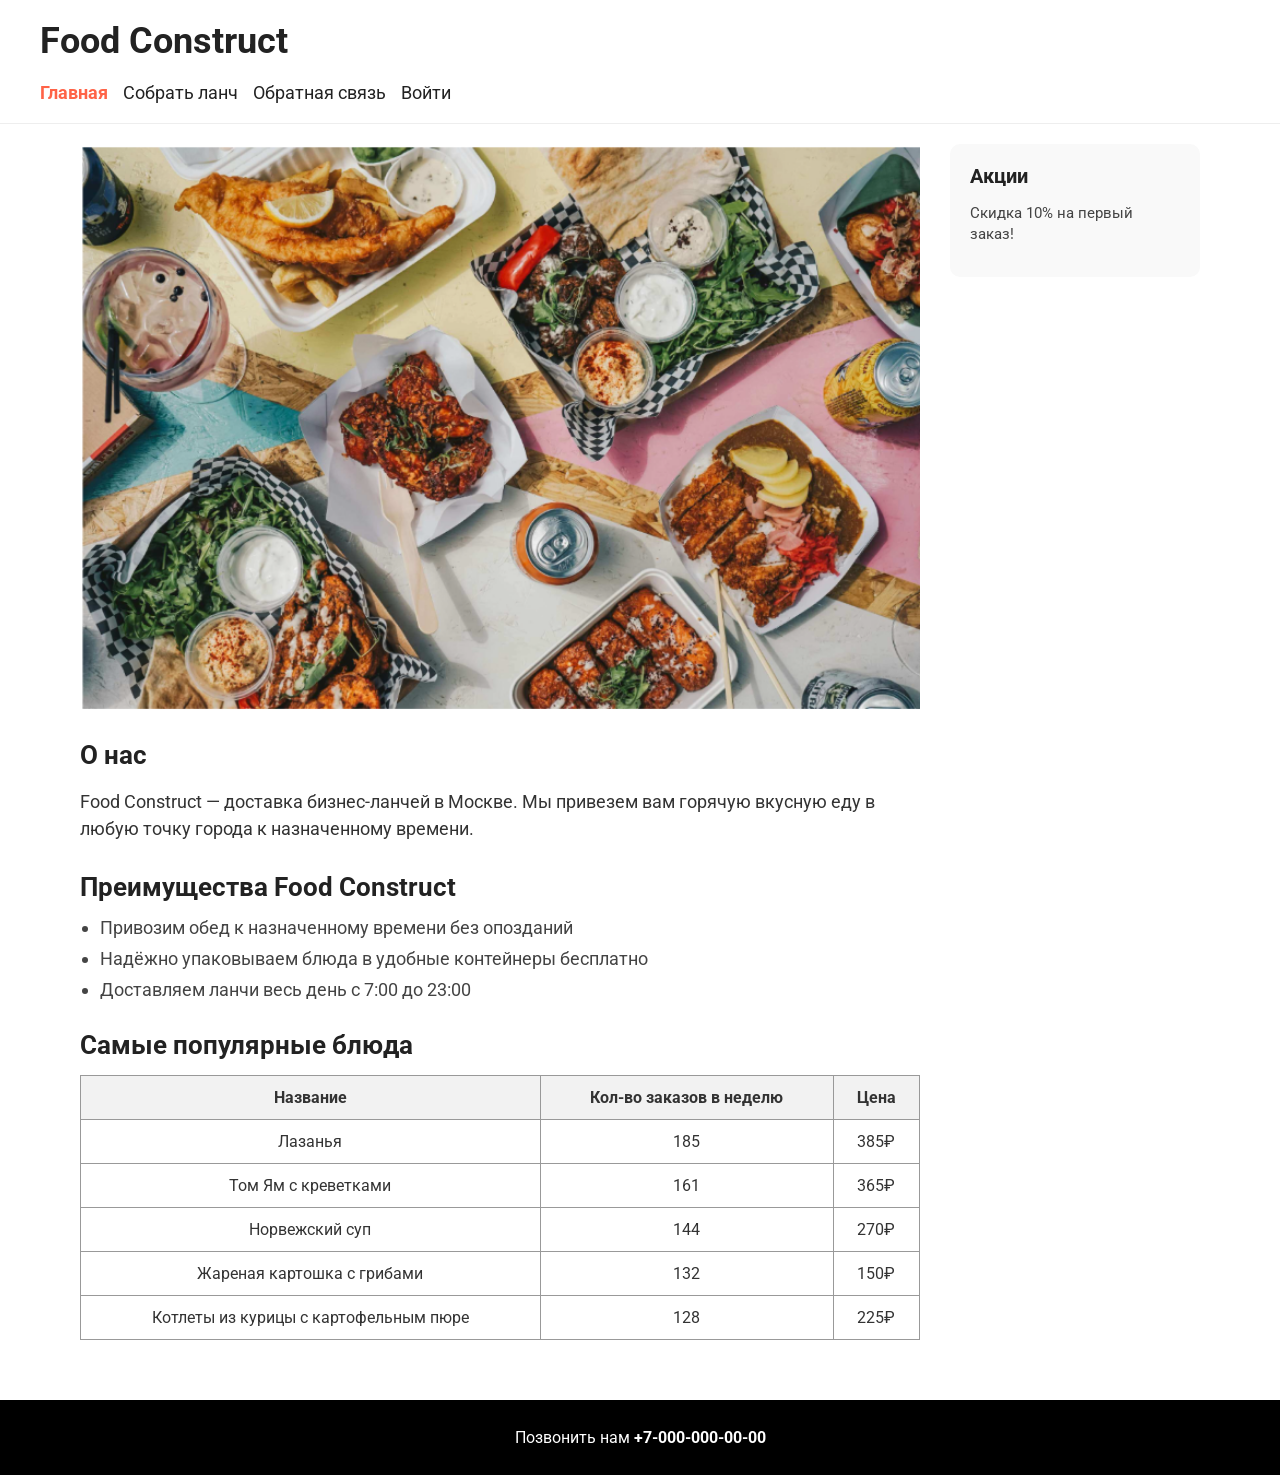
<file: index.html>
<!DOCTYPE html>
<html lang="ru">
<head>
    <meta charset="UTF-8">
    <meta name="viewport" content="width=device-width, initial-scale=1.0">
    <title>Food Construct — доставка бизнес-ланчей</title>
    <link href="https://fonts.googleapis.com/css2?family=Roboto:wght@400;500;700&display=swap" rel="stylesheet">
    <link rel="stylesheet" href="style.css">
    <link rel="stylesheet" href="print.css" media="print">
</head>
<body>

    <header>
        <h1>Food Construct</h1>
        <nav>
            <a href="index.html" class="active">Главная</a>
            <a href="lunch.html">Собрать ланч</a>
            <a href="feedback.html">Обратная связь</a>
            <a href="login.html">Войти</a>
        </nav>
    </header>

    <main>
        <div class="content-wrapper">
            <div class="main-content">
                <section class="about" id="about">
                    <img src="lunch.png" alt="Вкусный бизнес-ланч">
                    <h2>О нас</h2>
                    <p>Food Construct — доставка бизнес-ланчей в Москве. Мы привезем вам горячую вкусную еду в любую точку города к назначенному времени.</p>
                </section>

                <section class="advantages">
                    <h2>Преимущества Food Construct</h2>
                    <ul>
                        <li>Привозим обед к назначенному времени без опозданий</li>
                        <li>Надёжно упаковываем блюда в удобные контейнеры бесплатно</li>
                        <li>Доставляем ланчи весь день с 7:00 до 23:00</li>
                    </ul>
                </section>

                <section class="popular">
                    <h2>Самые популярные блюда</h2>
                    <table>
                        <tr>
                            <th>Название</th>
                            <th>Кол-во заказов в неделю</th>
                            <th>Цена</th>
                        </tr>
                        <tr>
                            <td>Лазанья</td>
                            <td>185</td>
                            <td>385₽</td>
                        </tr>
                        <tr>
                            <td>Том Ям с креветками</td>
                            <td>161</td>
                            <td>365₽</td>
                        </tr>
                        <tr>
                            <td>Норвежский суп</td>
                            <td>144</td>
                            <td>270₽</td>
                        </tr>
                        <tr>
                            <td>Жареная картошка с грибами</td>
                            <td>132</td>
                            <td>150₽</td>
                        </tr>
                        <tr>
                            <td>Котлеты из курицы с картофельным пюре</td>
                            <td>128</td>
                            <td>225₽</td>
                        </tr>
                    </table>
                </section>
            </div>
            
            <aside class="sidebar">
                <h3>Акции</h3>
                <p>Скидка 10% на первый заказ!</p>
            </aside>
        </div>
    </main>

    <footer id="contacts">
        <p>Позвонить нам <a href="tel:+70000000000">+7-000-000-00-00</a></p>
    </footer>

</body>
</html>
</file>
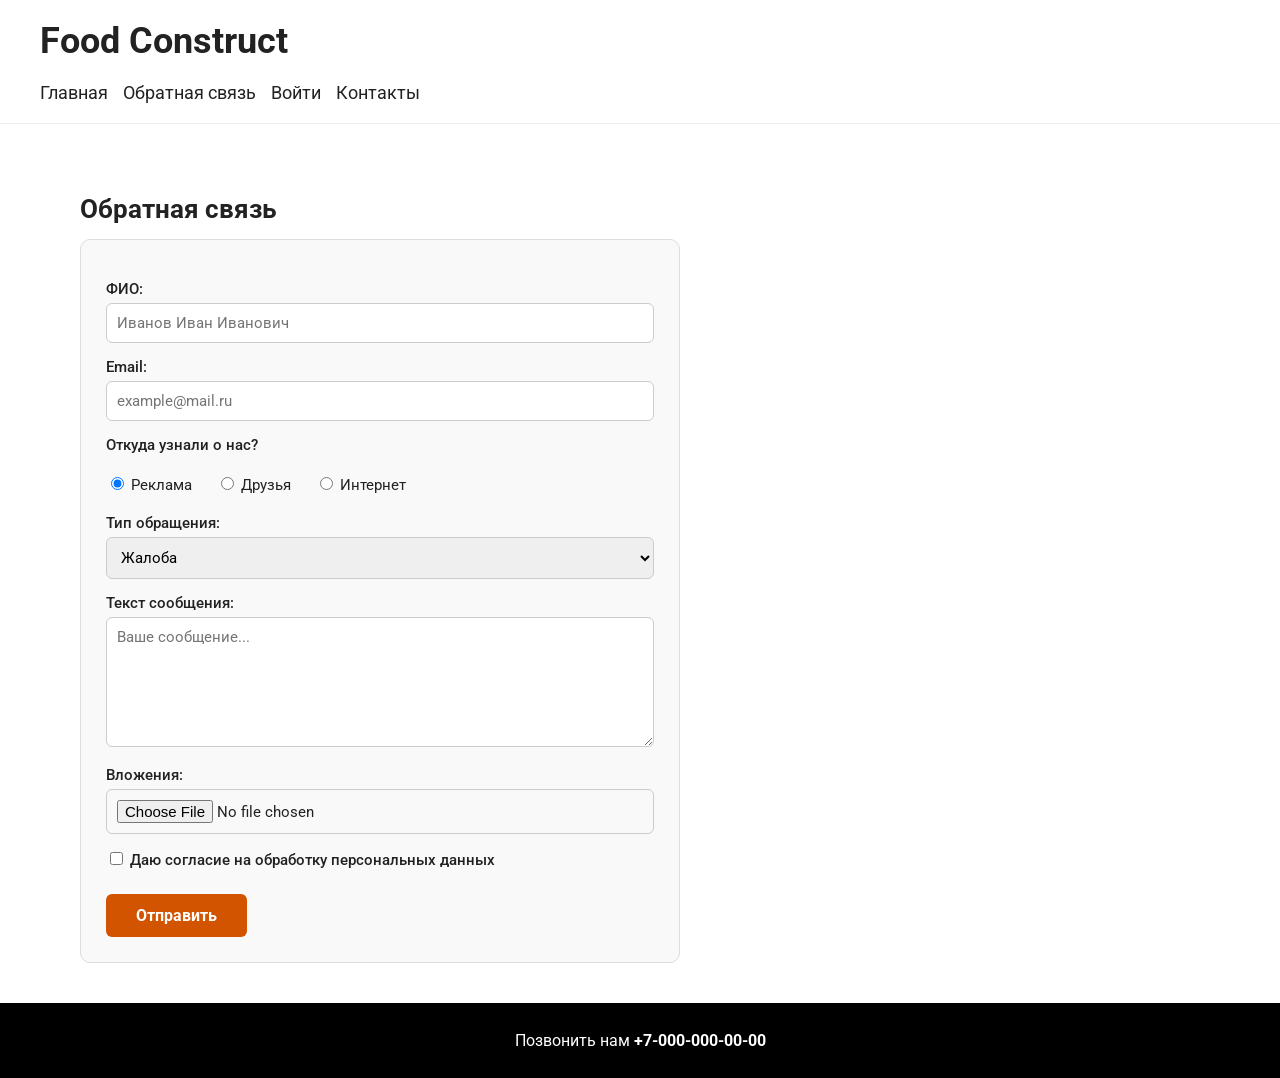
<file: feedback.html>
<!DOCTYPE html>
<html lang="ru">
<head>
    <meta charset="UTF-8">
    <title>Обратная связь — Food Construct</title>
    <link href="https://fonts.googleapis.com/css2?family=Roboto:wght@400;500;700&display=swap" rel="stylesheet">
    <link rel="stylesheet" href="style.css">
</head>
<body>

    <header>
        <h1>Food Construct</h1>
        <nav>
            <a href="index.html">Главная</a>
            <a href="feedback.html">Обратная связь</a>
            <a href="login.html">Войти</a>
            <a href="#contacts">Контакты</a>
        </nav>
    </header>

    <main>
        <section class="form-section">
            <h2>Обратная связь</h2>
            
            <form action="https://httpbin.org/post" method="POST" enctype="multipart/form-data">

                <label for="fio">ФИО:</label>
                <input type="text" id="fio" name="fio" placeholder="Иванов Иван Иванович" required>

                <label for="email">Email:</label>
                <input type="email" id="email" name="email" placeholder="example@mail.ru" required>

                <p class="form-label">Откуда узнали о нас?</p>
                <div class="radio-group">
                    <label><input type="radio" name="source" value="Реклама" checked> Реклама</label>
                    <label><input type="radio" name="source" value="Друзья"> Друзья</label>
                    <label><input type="radio" name="source" value="Интернет"> Интернет</label>
                </div>

                <label for="type">Тип обращения:</label>
                <select id="type" name="type">
                    <option value="Жалоба">Жалоба</option>
                    <option value="Предложение">Предложение</option>
                </select>

                <label for="message">Текст сообщения:</label>
                <textarea id="message" name="message" rows="6" placeholder="Ваше сообщение..."></textarea>

                <label for="file">Вложения:</label>
                <input type="file" id="file" name="file">

                <label class="checkbox-label">
                    <input type="checkbox" name="agree" required>
                    Даю согласие на обработку персональных данных
                </label>

                <button type="submit">Отправить</button>

            </form>
        </section>
    </main>

    <footer id="contacts">
        <p>Позвонить нам <a href="tel:+70000000000">+7-000-000-00-00</a></p>
    </footer>

</body>
</html>
</file>
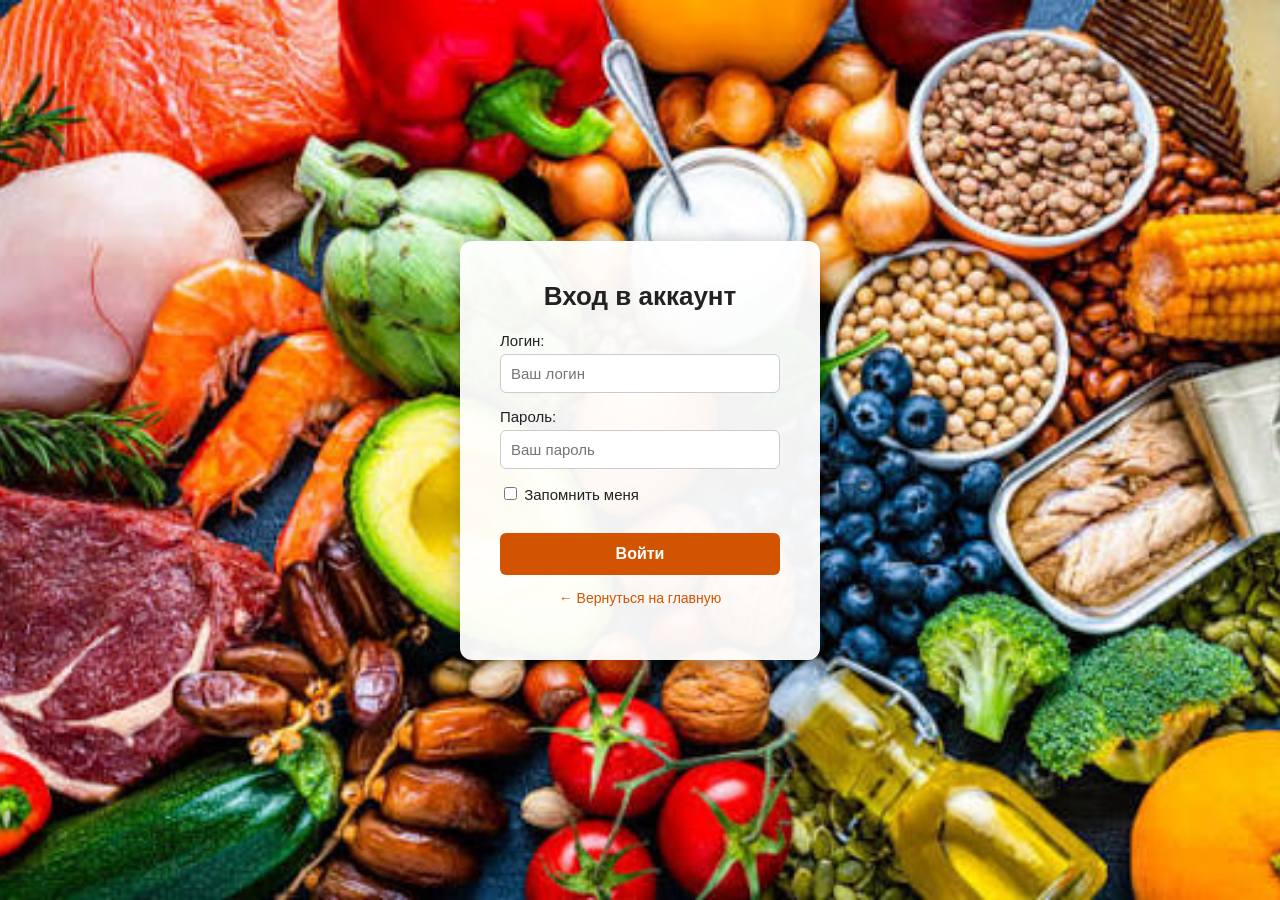
<file: login.html>
<!DOCTYPE html>
<html lang="ru">
<head>
    <meta charset="UTF-8">
    <title>Вход — Food Construct</title>
    <link rel="stylesheet" href="style.css">
</head>
<body class="login-page">

    <div class="login-wrapper">
        <form class="login-form" action="https://httpbin.org/post" method="POST">

            <h2>Вход в аккаунт</h2>

            <label for="login">Логин:</label>
            <input type="text" id="login" name="login" placeholder="Ваш логин" required>

            <label for="password">Пароль:</label>
            <input type="password" id="password" name="password" placeholder="Ваш пароль" required>

            <label class="checkbox-label">
                <input type="checkbox" name="remember">
                Запомнить меня
            </label>

            <button type="submit">Войти</button>

            <p class="back-link"><a href="index.html">← Вернуться на главную</a></p>

        </form>
    </div>

</body>
</html>
</file>
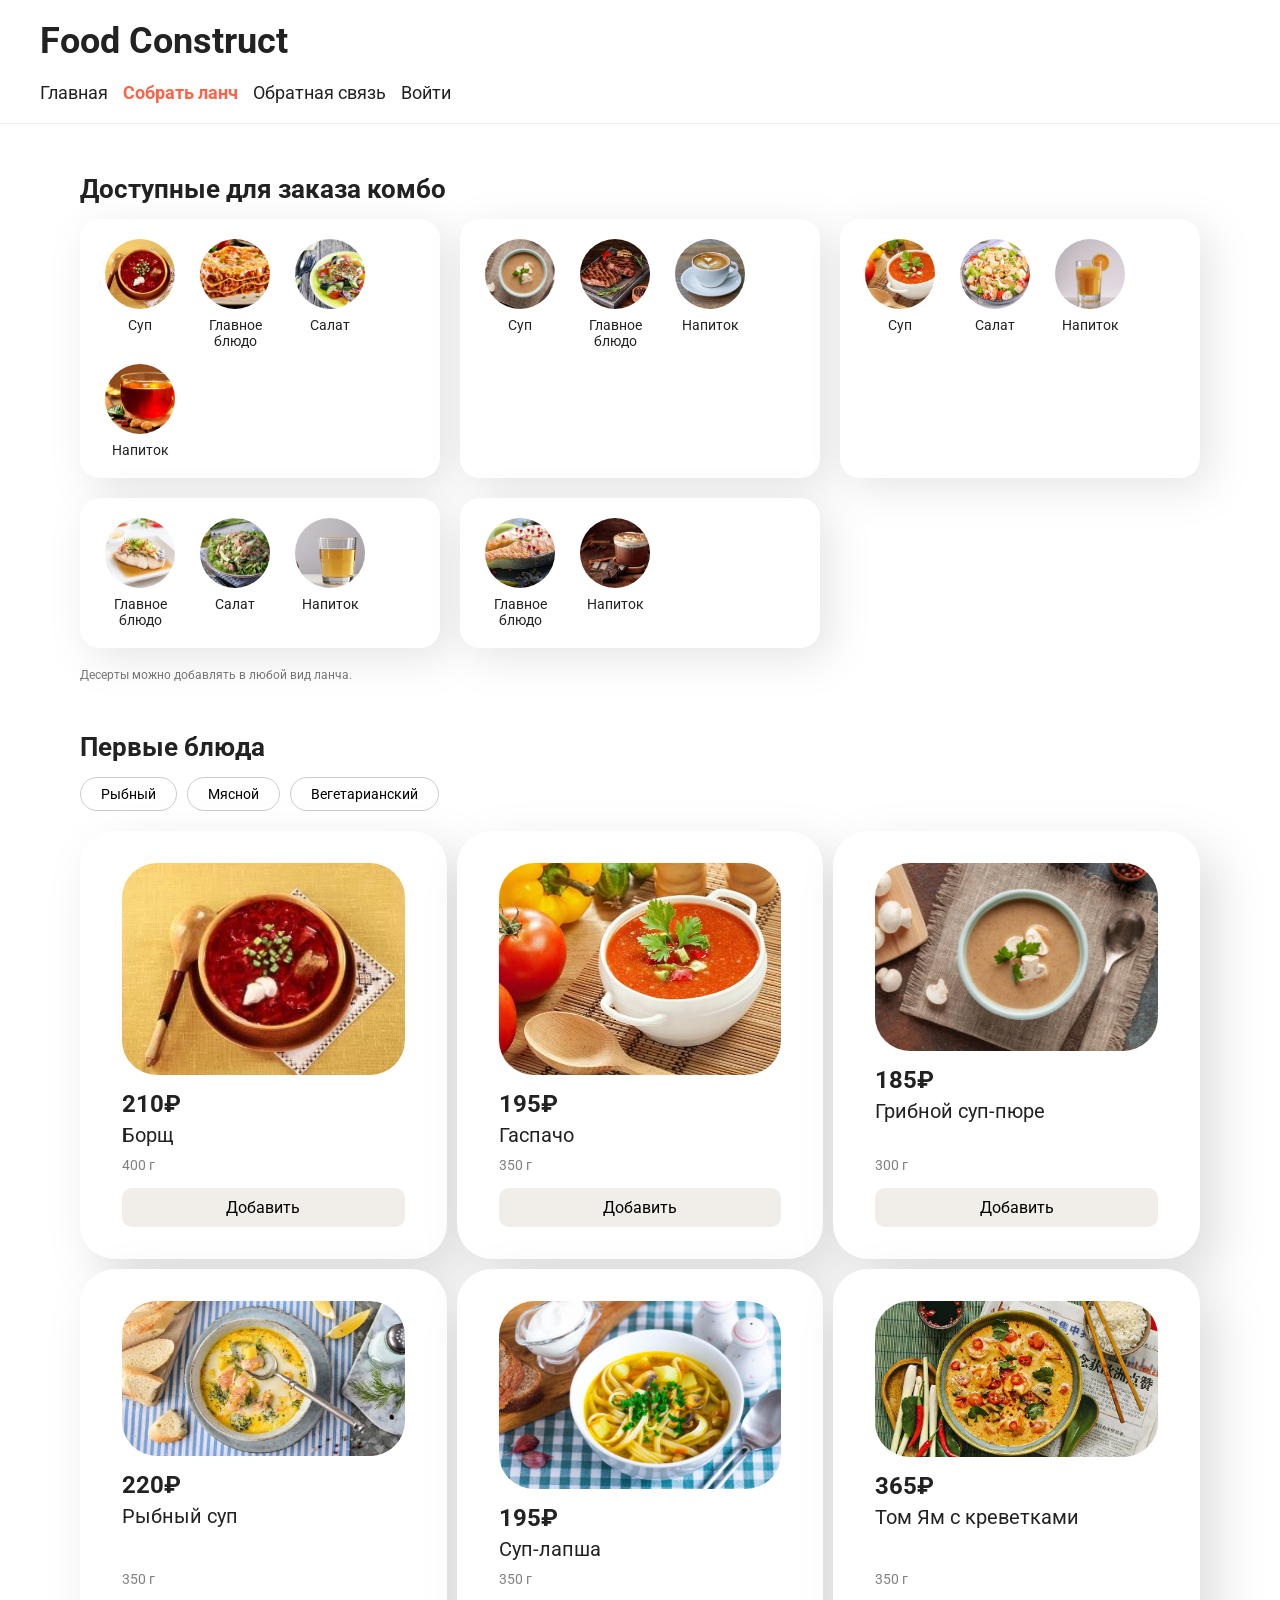
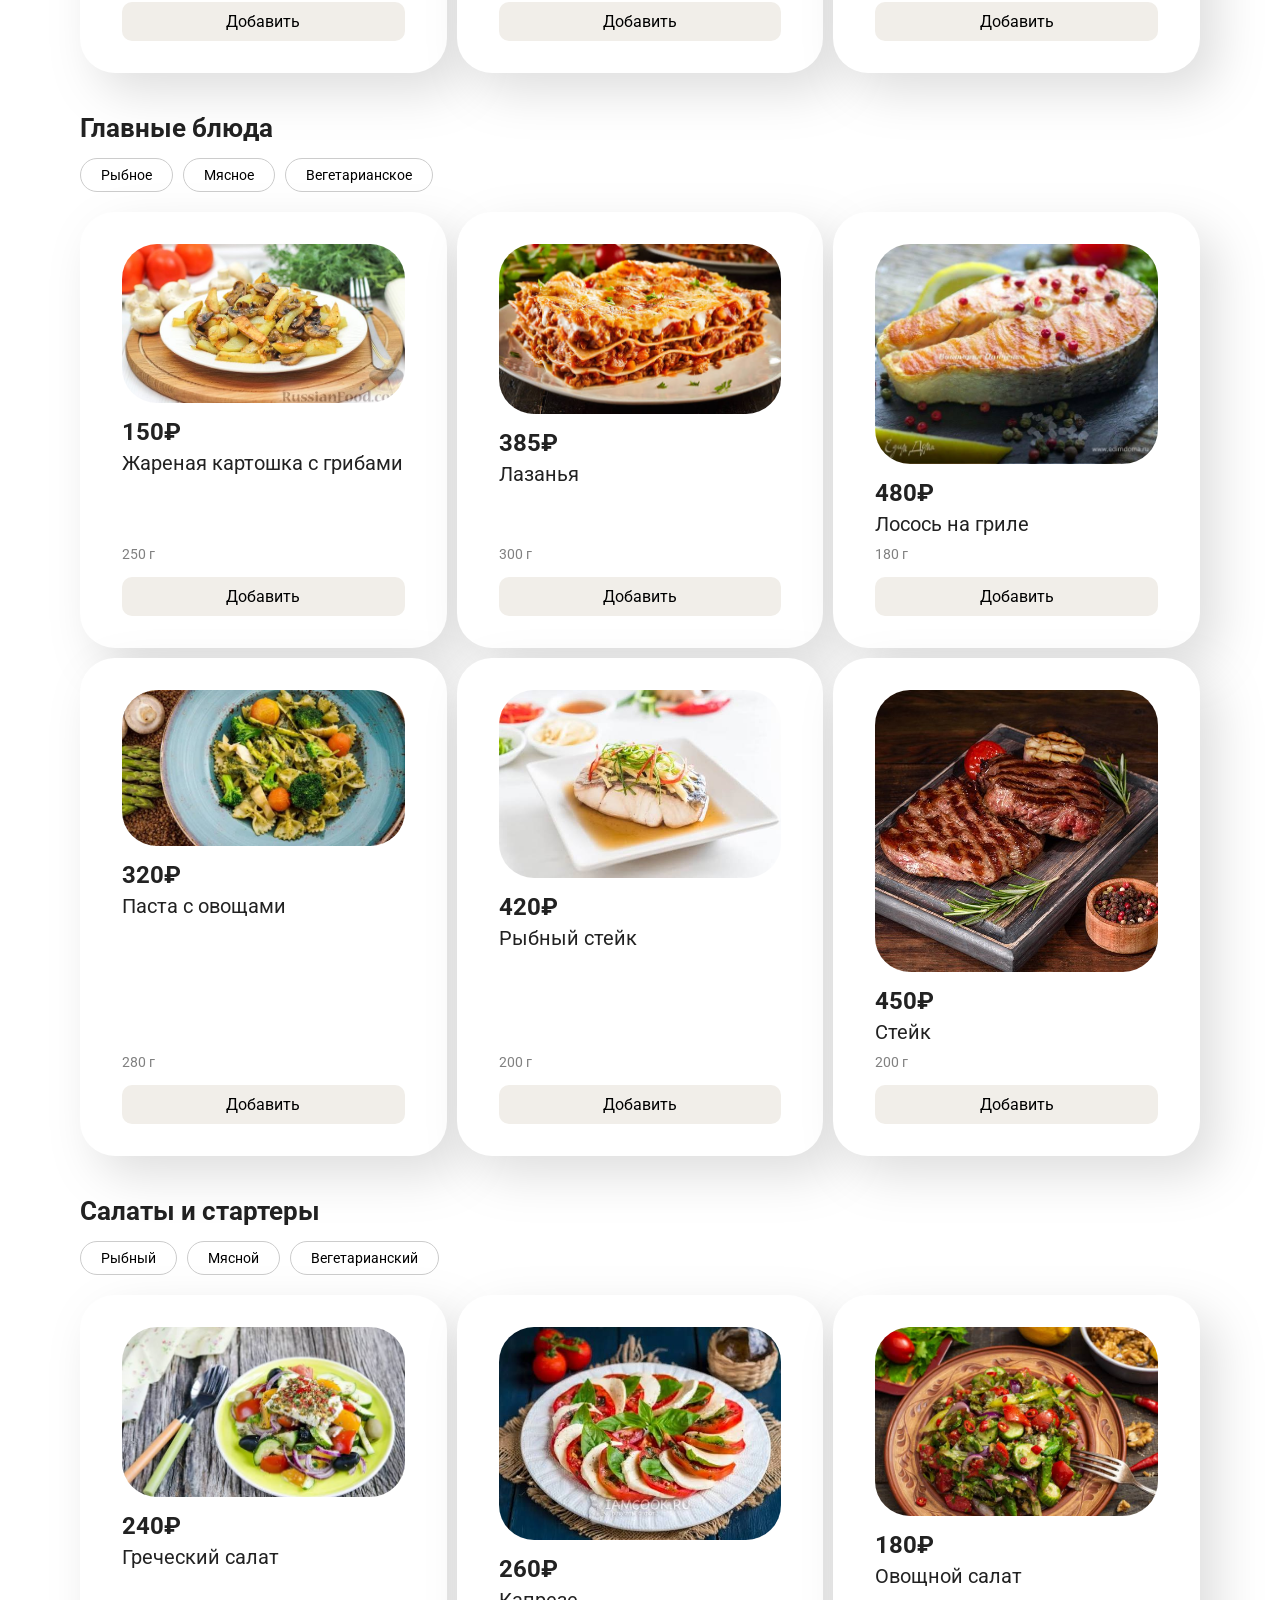
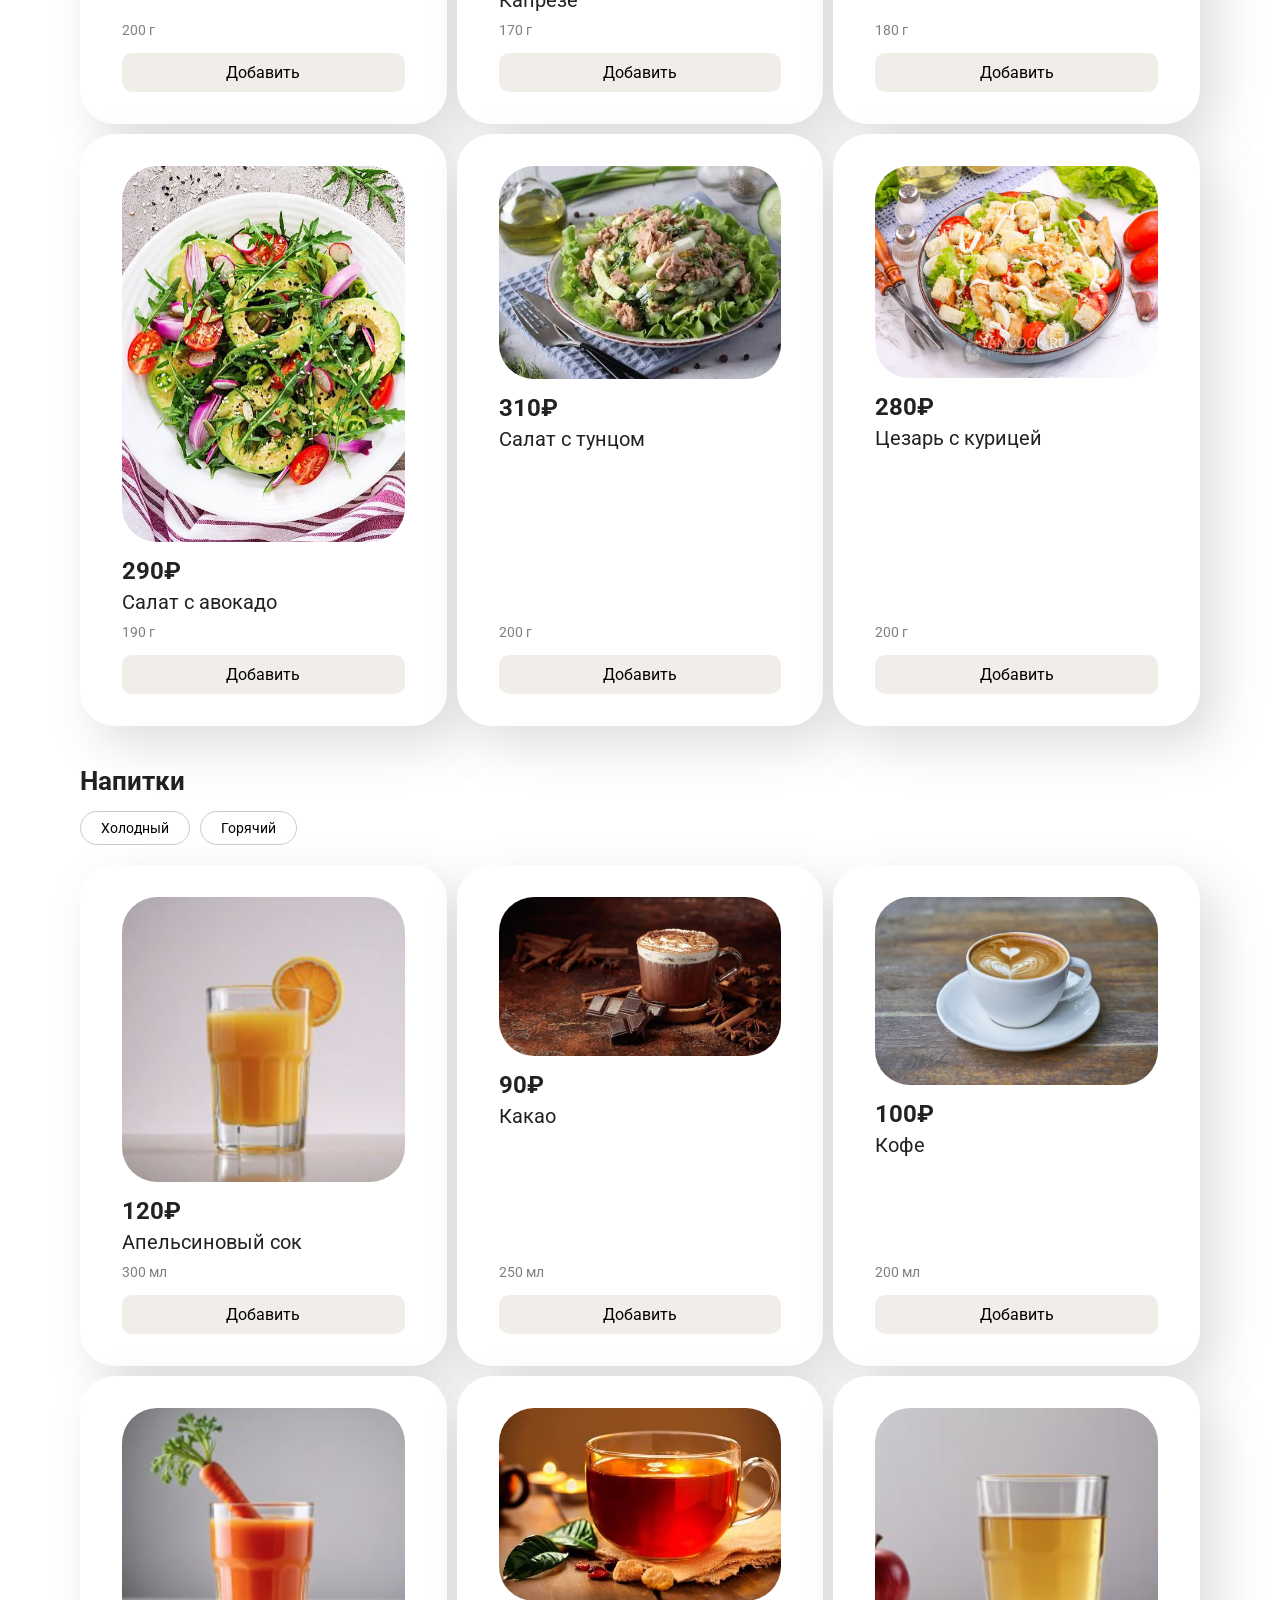
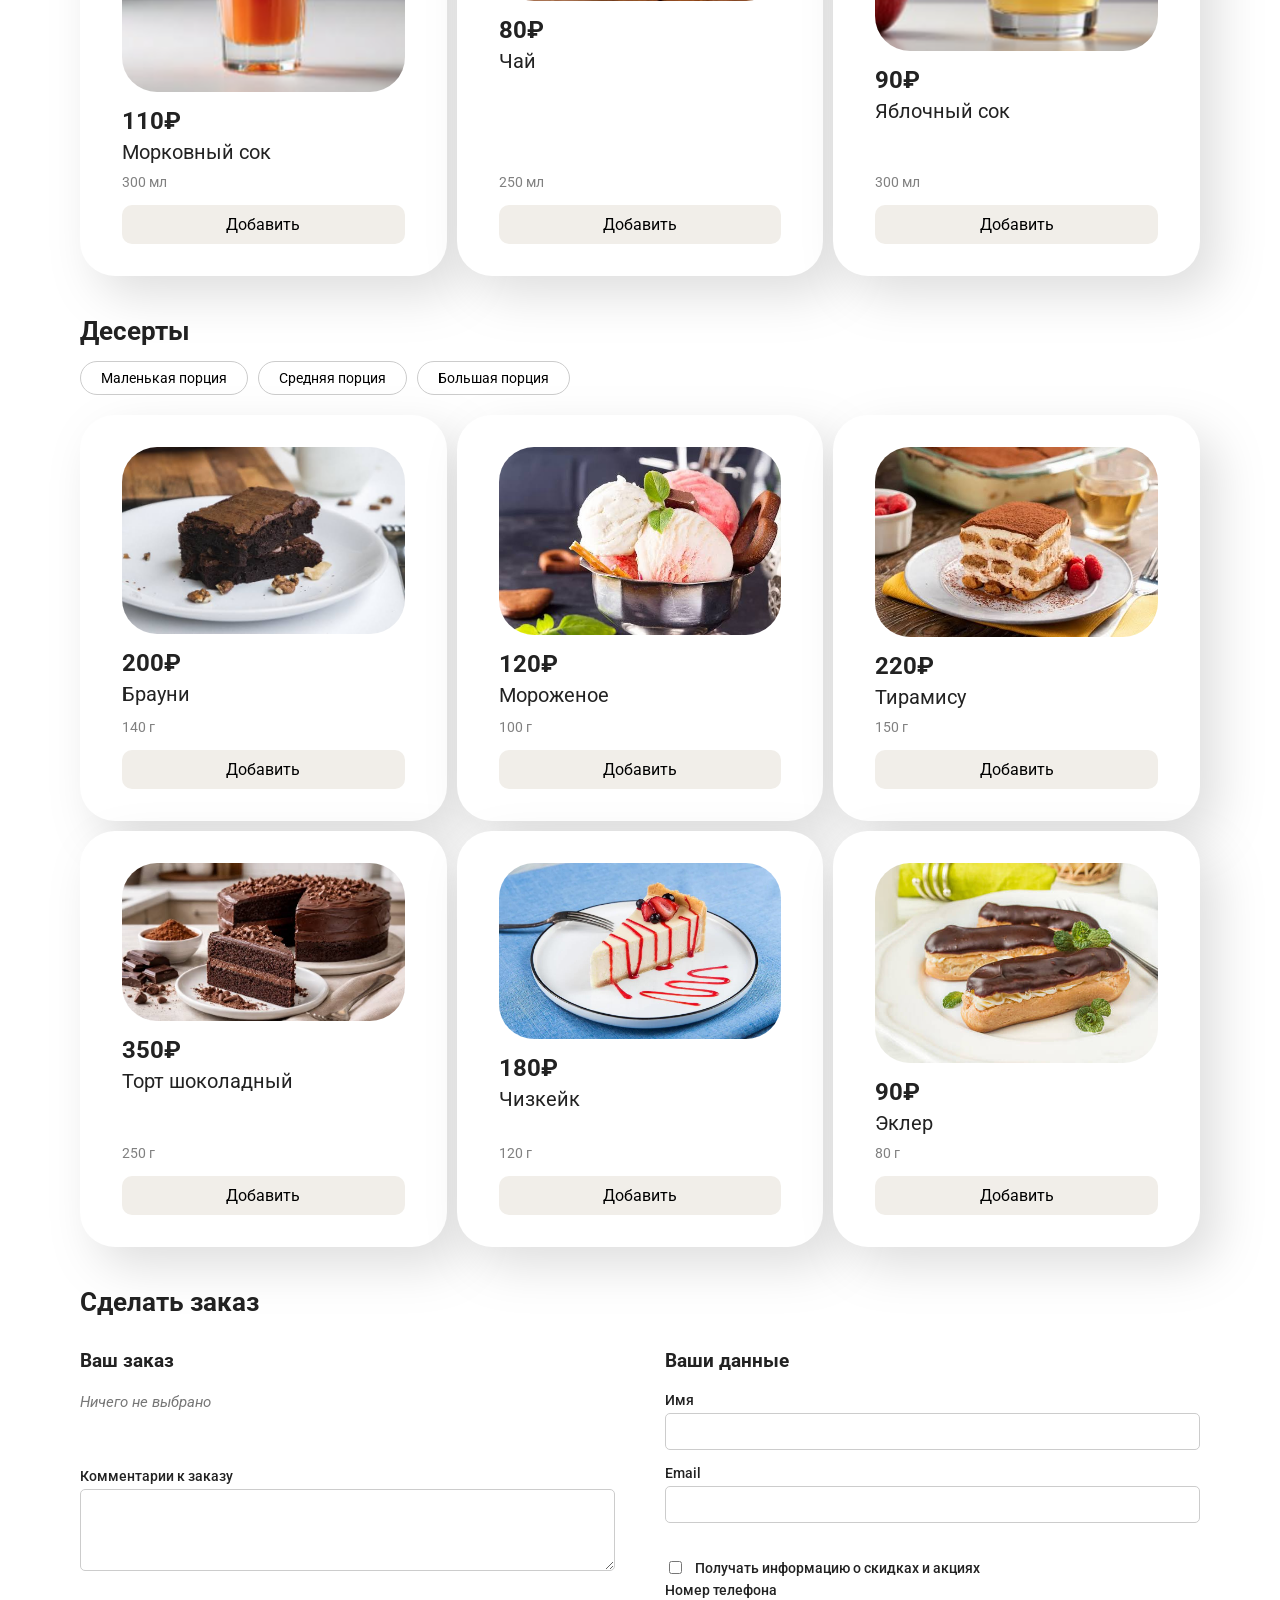
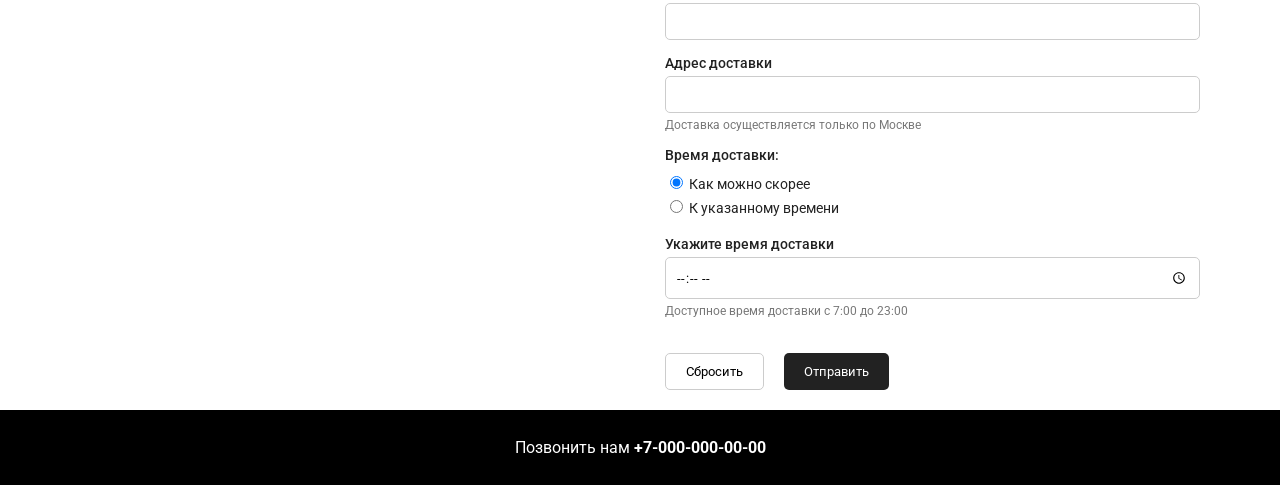
<file: lunch.html>
<!DOCTYPE html>
<html lang="ru">
<head>
    <meta charset="UTF-8">
    <meta name="viewport" content="width=device-width, initial-scale=1.0">
    <title>Собрать ланч — Food Construct</title>
    <link href="https://fonts.googleapis.com/css2?family=Roboto:wght@400;500;700&display=swap" rel="stylesheet"> 
    <link rel="stylesheet" href="style.css">
    <link rel="stylesheet" href="lunch.css">
    <link rel="stylesheet" href="print.css" media="print">
</head>
<body>

    <header>
        <h1>Food Construct</h1>
        <nav>
            <a href="index.html">Главная</a>
            <a href="lunch.html" class="active">Собрать ланч</a>
            <a href="feedback.html">Обратная связь</a>
            <a href="login.html">Войти</a>
        </nav>
    </header>

    <main>
        <!-- Блок с вариантами ланчей -->
        <section class="combo-section">
            <h2>Доступные для заказа комбо</h2>
            <div class="combo-grid">
                <!-- Вариант 1 -->
                <div class="combo-card">
                    <div class="combo-dish">
                        <img src="images/soups/borsch.jpg" alt="Суп">
                        <p>Суп</p>
                    </div>
                    <div class="combo-dish">
                        <img src="images/mains/lasagna.jpg" alt="Главное блюдо">
                        <p>Главное блюдо</p>
                    </div>
                    <div class="combo-dish">
                        <img src="images/salads/greek.jpg" alt="Салат">
                        <p>Салат</p>
                    </div>
                    <div class="combo-dish">
                        <img src="images/drinks/tea.jpg" alt="Напиток">
                        <p>Напиток</p>
                    </div>
                </div>

                <!-- Вариант 2 -->
                <div class="combo-card">
                    <div class="combo-dish">
                        <img src="images/soups/mushroom.jpg" alt="Суп">
                        <p>Суп</p>
                    </div>
                    <div class="combo-dish">
                        <img src="images/mains/steak.jpg" alt="Главное блюдо">
                        <p>Главное блюдо</p>
                    </div>
                    <div class="combo-dish">
                        <img src="images/drinks/coffee.jpg" alt="Напиток">
                        <p>Напиток</p>
                    </div>
                </div>

                <!-- Вариант 3 -->
                <div class="combo-card">
                    <div class="combo-dish">
                        <img src="images/soups/gaspacho.jpg" alt="Суп">
                        <p>Суп</p>
                    </div>
                    <div class="combo-dish">
                        <img src="images/salads/caesar.jpg" alt="Салат">
                        <p>Салат</p>
                    </div>
                    <div class="combo-dish">
                        <img src="images/drinks/orange.png" alt="Напиток">
                        <p>Напиток</p>
                    </div>
                </div>

                <!-- Вариант 4 -->
                <div class="combo-card">
                    <div class="combo-dish">
                        <img src="images/mains/fish.jpg" alt="Главное блюдо">
                        <p>Главное блюдо</p>
                    </div>
                    <div class="combo-dish">
                        <img src="images/salads/tuna.jpg" alt="Салат">
                        <p>Салат</p>
                    </div>
                    <div class="combo-dish">
                        <img src="images/drinks/apple.png" alt="Напиток">
                        <p>Напиток</p>
                    </div>
                </div>

                <!-- Вариант 5 -->
                <div class="combo-card">
                    <div class="combo-dish">
                        <img src="images/mains/salmon.jpg" alt="Главное блюдо">
                        <p>Главное блюдо</p>
                    </div>
                    <div class="combo-dish">
                        <img src="images/drinks/cocoa.jpg" alt="Напиток">
                        <p>Напиток</p>
                    </div>
                </div>
            </div>

            <p class="combo-note">Десерты можно добавлять в любой вид ланча.</p>
        </section>

        <!-- Секция с меню-->
        <section class="menu-section">
            <h2>Первые блюда</h2>
            <div class="filters" data-category="soup">
                <button data-kind="fish">Рыбный</button>
                <button data-kind="meat">Мясной</button>
                <button data-kind="veg">Вегетарианский</button>
            </div>
            <div class="dishes-grid" id="soups"></div>

            <h2>Главные блюда</h2>
            <div class="filters" data-category="main">
                <button data-kind="fish">Рыбное</button>
                <button data-kind="meat">Мясное</button>
                <button data-kind="veg">Вегетарианское</button>
            </div>
            <div class="dishes-grid" id="mains"></div>

            <h2>Салаты и стартеры</h2>
            <div class="filters" data-category="salad">
                <button data-kind="fish">Рыбный</button>
                <button data-kind="meat">Мясной</button>
                <button data-kind="veg">Вегетарианский</button>
            </div>
            <div class="dishes-grid" id="salads"></div>

            <h2>Напитки</h2>
            <div class="filters" data-category="drink">
                <button data-kind="cold">Холодный</button>
                <button data-kind="hot">Горячий</button>
            </div>
            <div class="dishes-grid" id="drinks"></div>

            <h2>Десерты</h2>
            <div class="filters" data-category="dessert">
                <button data-kind="small">Маленькая порция</button>
                <button data-kind="medium">Средняя порция</button>
                <button data-kind="large">Большая порция</button>
            </div>
            <div class="dishes-grid" id="desserts"></div>
        </section>

        <!-- Форма заказа -->
        <section class="order-section">
            <h2>Сделать заказ</h2>
            <form action="https://httpbin.org/post" method="POST" class="order-form" id="order-form">
                <div class="form-columns">
                    <!-- Левая колонка -->
                    <div class="form-col">
                        <h3>Ваш заказ</h3>

                        <div class="order-list" id="order-list">
                            <p class="empty-order">Ничего не выбрано</p>
                        </div>

                        <div class="order-total" id="order-total"></div>

                        <label for="comment">Комментарии к заказу</label>
                        <textarea id="comment" name="comment" rows="4"></textarea>
                    </div>

                    <!-- Правая колонка -->
                    <div class="form-col">
                        <h3>Ваши данные</h3>

                        <label for="name">Имя</label>
                        <input type="text" id="name" name="name" required>

                        <label for="email">Email</label>
                        <input type="email" id="email" name="email" required>

                        <label class="checkbox-label">
                            <input type="checkbox" name="subscribe"> Получать информацию о скидках и акциях
                        </label>

                        <label for="phone">Номер телефона</label>
                        <input type="tel" id="phone" name="phone" required>

                        <label for="address">Адрес доставки</label>
                        <input type="text" id="address" name="address" required>
                        <small>Доставка осуществляется только по Москве</small>

                        <div class="radio-group">
                            <p>Время доставки:</p>
                            <label><input type="radio" name="time" value="asap" checked> Как можно скорее</label>
                            <label><input type="radio" name="time" value="exact"> К указанному времени</label>
                        </div>

                        <label for="time-input">Укажите время доставки</label>
                        <input type="time" id="time-input" name="time-input" min="07:00" max="23:00">
                        <small>Доступное время доставки с 7:00 до 23:00</small>

                        <div class="form-buttons">
                            <button type="reset" class="btn-reset">Сбросить</button>
                            <button type="submit" class="btn-submit">Отправить</button>
                        </div>
                    </div>
                </div>
            </form>
        </section>

    </main>

    <footer id="contacts">
        <p>Позвонить нам <a href="tel:+70000000000">+7-000-000-00-00</a></p>
    </footer>

    <!-- Подключаем скрипты -->
    <script src="dishes.js"></script>
    <script src="render.js"></script>
    <script src="notify.js"></script>
    <script src="order.js"></script>
</body>
</html>
</file>
<file: style.css>
* {
    box-sizing: border-box;
}

/* ===== ОБЩИЕ СТИЛИ ===== */
body {
    font-family: 'Roboto', sans-serif;
    font-size: 16px;
    font-weight: 400;
    color: #222;
    background-color: #ffffff;
    margin: 0;
    padding: 0;
    display: flex;
    flex-direction: column;
    min-height: 100vh;
}

/* ===== ШАПКА ===== */
header {
    background-color: #ffffff;
    padding: 20px 40px;
    border-bottom: 1px solid #eee;
}

h1 {
    font-size: 36px;
    font-weight: 700;
    margin: 0 0 20px 0;
}

/* ===== НАВИГАЦИЯ (Flex) ===== */
nav {
    display: flex;
    flex-wrap: wrap;
    gap: 15px;
}

nav a {
    text-decoration: none;
    font-size: 18px;
    color: #222;
    transition: color 0.3s;
}

nav a:hover {
    color: tomato;
}

nav a.active {
    color: tomato;
    font-weight: 700;
}

/* ===== ОСНОВНОЙ БЛОК ===== */
main {
    flex-grow: 1;
    padding: 20px 40px;
    width: 100%;
    max-width: 1200px;
    margin: 0 auto;
}

h2 {
    font-size: 26px;
    font-weight: 700;
    margin: 30px 0 15px 0;
}

/* ===== СЕТКА ГЛАВНОЙ (Flex) ===== */
.content-wrapper {
    display: flex;
    gap: 30px;
    align-items: flex-start;
}

.main-content {
    flex: 3;
    min-width: 0;
}

.sidebar {
    flex: 1;
    background: #f9f9f9;
    padding: 20px;
    border-radius: 10px;
    max-width: 250px;
}

.sidebar h3 {
    margin: 0 0 15px 0;
    font-size: 20px;
}

.sidebar p {
    font-size: 15px;
    color: #444;
    margin-bottom: 12px;
    line-height: 1.4;
}

/* ===== СЕКЦИИ ===== */
.about,
.advantages,
.popular {
    padding: 0;
    margin: 0;
}

.about img {
    width: 100%;
    max-width: 850px;
    height: auto;
    display: block;
    margin-bottom: 15px;
}

.about p {
    font-size: 18px;
    color: #333;
    line-height: 1.5;
    max-width: 850px;
}

.advantages ul {
    padding-left: 20px;
    margin: 0;
}

.advantages li {
    font-size: 18px;
    color: #444;
    margin-bottom: 10px;
}

.popular {
    margin-bottom: 40px;
}

/* ===== ТАБЛИЦА ===== */
table {
    width: 100%;
    max-width: 850px;
    border-collapse: collapse;
    margin-top: 15px;
}

th, td {
    border: 1px solid #999;
    padding: 12px;
    text-align: center;
    color: #333;
}

th {
    background-color: #f2f2f2;
    font-weight: 700;
}

/* ===== ФУТЕР ===== */
footer {
    background-color: black;
    color: white;
    padding: 20px 40px;
    text-align: center;
    margin-top: auto;
}

footer p {
    margin: 8px 0;
}

footer a {
    text-decoration: none;
    font-weight: 700;
    color: #ffffff;
}

footer a:hover {
    color: #ffcc00;
    text-decoration: underline;
}

/* ===== ФОРМЫ ===== */
.form-section {
    max-width: 600px;
    padding: 20px 0;
}

.form-section form {
    background-color: #f9f9f9;
    padding: 25px;
    border-radius: 10px;
    border: 1px solid #ddd;
}

.form-section label,
.form-label {
    display: block;
    margin: 15px 0 5px 0;
    font-size: 15px;
    font-weight: 500;
}

.form-section input[type="text"],
.form-section input[type="email"],
.form-section input[type="password"],
.form-section input[type="file"],
.form-section select,
.form-section textarea,
.login-form input[type="text"],
.login-form input[type="password"] {
    width: 100%;
    padding: 10px;
    border: 1px solid #ccc;
    border-radius: 6px;
    font-size: 15px;
    font-family: 'Roboto', sans-serif;
}

.form-section textarea {
    resize: vertical;
    min-height: 100px;
}

.radio-group label {
    display: inline-block;
    margin-right: 20px;
    font-weight: 400;
}

.checkbox-label {
    display: flex;
    align-items: center;
    gap: 8px;
    margin-top: 20px;
    font-weight: 400;
    cursor: pointer;
}

.checkbox-label input {
    width: auto;
}

/* ===== КНОПКИ ===== */
.form-section button,
.login-form button {
    padding: 12px 30px;
    margin-top: 20px;
    background-color: #d35400;
    color: white;
    border: none;
    border-radius: 6px;
    font-size: 16px;
    font-weight: 700;
    cursor: pointer;
    font-family: 'Roboto', sans-serif;
}

.login-form button {
    width: 100%;
    margin-top: 25px;
}

.form-section button:hover,
.login-form button:hover {
    background-color: #a04000;
}

/* ===== СТРАНИЦА ВХОДА ===== */
.login-page {
    background-image: url('login.jpg');
    background-size: cover;
    background-position: center;
    background-repeat: no-repeat;
    background-attachment: fixed;
    min-height: 100vh;
    margin: 0;
    display: flex;
    justify-content: center;
    align-items: center;
}

.login-wrapper {
    width: 100%;
    max-width: 400px;
    padding: 20px;
}

.login-form {
    background-color: rgba(255, 255, 255, 0.95);
    padding: 40px;
    border-radius: 12px;
    box-shadow: 0 4px 20px rgba(0, 0, 0, 0.3);
}

.login-form h2 {
    text-align: center;
    margin: 0 0 20px 0;
}

.login-form label {
    display: block;
    margin: 15px 0 5px 0;
    font-size: 15px;
    font-weight: 500;
}

.back-link {
    text-align: center;
    margin-top: 15px;
    font-size: 14px;
}

.back-link a {
    text-decoration: none;
    color: #d35400;
}

.back-link a:hover {
    text-decoration: underline;
    color: #a04000;
}

/* ===== АДАПТИВНОСТЬ ГЛАВНОЙ ===== */
@media (max-width: 800px) {
    .content-wrapper {
        flex-direction: column;
    }
    .sidebar {
        max-width: 100%;
    }
}

@media (max-width: 400px) {
    header, main, footer {
        padding: 15px;
    }
    h1 { font-size: 24px; }
    th, td { padding: 6px; font-size: 14px; }
}
</file>
<file: print.css>
@media print {
    /* Скрываем ненужные элементы */
    header nav,
    footer,
    button,
    .sidebar,
    .form-buttons {
        display: none;
    }

    /* Убираем тени и фоны */
    body {
        background: #fff;
        color: #000;
        font-size: 12pt;
    }

    .dish-card {
        filter: none;
        border: 1px solid #ccc;
        page-break-inside: avoid;
    }

    main {
        padding: 0;
        max-width: 100%;
    }

    a {
        text-decoration: none;
        color: #000;
    }
}
</file>
<file: lunch.css>
/* --- РЎРµС‚РєР° Р±Р»СЋРґ (Grid) --- */
.dishes-grid {
    display: grid;
    grid-template-columns: repeat(3, 1fr); 
    gap: 10px;
    margin-bottom: 40px;
}

/* --- РљР°СЂС‚РѕС‡РєР° Р±Р»СЋРґР° (Flex) --- */
.dish-card {
    display: flex;
    flex-direction: column;
    padding: 30px 40px;
    border-radius: 35px;
    cursor: pointer;
    background-color: #fff;
    filter: drop-shadow(17px 19px 24px rgba(0, 0, 0, 0.13));
    transition: border 0.2s, background-color 0.2s;
    border: 2px solid transparent;
}

.dish-card:hover {
    border: 2px solid tomato; 
}

.dish-card:hover button {
    background-color: #e0e0e0;
}

/* Р�Р·РѕР±СЂР°Р¶РµРЅРёРµ */
.dish-card img {
    width: 100%;
    border-radius: 35px;
    margin-bottom: 15px;
    object-fit: cover;
}

/* Р¦РµРЅР° */
.dish-card .price {
    font-size: 24px;
    font-weight: 700;
    margin: 0 0 5px 0;
}

/* РќР°Р·РІР°РЅРёРµ */
.dish-card .name {
    font-size: 20px;
    margin: 0 0 10px 0;
    flex-grow: 1;
}

/* Р’РµСЃ */
.dish-card .weight {
    color: gray;
    font-size: 14px;
    margin: 0 0 15px 0;
}

.dish-card button {
    background-color: #f1eee9;
    border: none;
    padding: 10px 30px;
    border-radius: 10px;
    cursor: pointer;
    font-family: inherit;
    font-size: 16px;
    transition: background-color 0.3s;
    width: 100%;
}

/* --- Р¤РѕСЂРјР° Р·Р°РєР°Р·Р° --- */
.order-section {
    margin-top: 40px;
}

.form-columns {
    display: flex;
    gap: 50px;
}

.form-col {
    flex: 1;
    display: flex;
    flex-direction: column;
}

.form-col h3 {
    margin-bottom: 20px;
}

.form-col label {
    margin-bottom: 5px;
    font-size: 14px;
    font-weight: 500;
}

.form-col input[type="text"],
.form-col input[type="email"],
.form-col input[type="tel"],
.form-col input[type="time"],
.form-col select,
.form-col textarea {
    padding: 10px;
    margin-bottom: 15px;
    border: 1px solid #ccc;
    border-radius: 5px;
    font-family: inherit;
    width: 100%;
}

.form-col small {
    color: #777;
    font-size: 12px;
    margin-top: -10px;
    margin-bottom: 15px;
    display: block;
}

.checkbox-label {
    display: flex;
    align-items: center;
    gap: 10px;
    margin-bottom: 15px;
    font-size: 14px;
}

.radio-group {
    margin-bottom: 15px;
}

.radio-group p {
    margin: 0 0 10px 0;
    font-size: 14px;
    font-weight: 500;
}

.radio-group label {
    display: block;
    margin-bottom: 5px;
    font-weight: 400;
}

.form-buttons {
    display: flex;
    gap: 20px;
    margin-top: 20px;
}

.form-buttons button {
    padding: 10px 20px;
    border: 1px solid #ccc;
    background: #fff;
    cursor: pointer;
    border-radius: 5px;
    font-family: inherit;
}

.form-buttons .btn-submit {
    background: #222;
    color: #fff;
    border: none;
}

.form-buttons button:hover {
    opacity: 0.8;
}

/* --- РђРґР°РїС‚РёРІРЅРѕСЃС‚СЊ СЃС‚СЂР°РЅРёС†С‹ Р»Р°РЅС‡Р° --- */
@media (max-width: 800px) {
    .dishes-grid {
        grid-template-columns: repeat(2, 1fr);
    }
    .form-columns {
        flex-direction: column;
        gap: 20px;
    }
}

@media (max-width: 600px) {
    .dishes-grid {
        grid-template-columns: 1fr;
    }
}
/* Р’С‹Р±СЂР°РЅРЅР°СЏ РєР°СЂС‚РѕС‡РєР° */
.dish-card.selected {
    border: 2px solid tomato;
}

/* Р‘Р»РѕРє В«Р’Р°С€ Р·Р°РєР°Р·В» */
.order-list p {
    margin: 0 0 15px 0;
    font-size: 15px;
    line-height: 1.4;
}

.order-list .empty-order {
    color: #777;
    font-style: italic;
}

.order-total {
    margin-top: 20px;
    margin-bottom: 20px;
}

.order-total p {
    font-size: 16px;
}
/* --- Фильтры --- */
.filters {
    display: flex;
    gap: 10px;
    margin-bottom: 20px;
    flex-wrap: wrap;
}

.filters button {
    padding: 8px 20px;
    border: 1px solid #ccc;
    background: #fff;
    border-radius: 20px;
    cursor: pointer;
    font-family: inherit;
    font-size: 14px;
    transition: background-color 0.2s, color 0.2s;
}

.filters button:hover {
    background-color: #f1eee9;
}

.filters button.active {
    background-color: tomato;
    color: #fff;
    border-color: tomato;
}
/* ===== БЛОК ВАРИАНТОВ ЛАНЧЕЙ ===== */
.combo-section {
    margin-bottom: 50px;
}

.combo-grid {
    display: grid;
    grid-template-columns: repeat(3, 1fr);
    gap: 20px;
}

.combo-card {
    display: flex;
    gap: 15px;
    padding: 20px;
    background: #fff;
    border-radius: 20px;
    filter: drop-shadow(10px 10px 20px rgba(0, 0, 0, 0.1));
    flex-wrap: wrap;
}

.combo-dish {
    display: flex;
    flex-direction: column;
    align-items: center;
    width: 80px;
}

.combo-dish img {
    width: 70px;
    height: 70px;
    object-fit: cover;
    border-radius: 50%;
    transition: transform 0.3s;
}

.combo-dish img:hover {
    transform: translateY(-10px) scale(1.1);
}

.combo-dish p {
    margin: 8px 0 0 0;
    font-size: 14px;
    text-align: center;
}

.combo-note {
    margin-top: 20px;
    font-size: 12px; /* на 2 пункта меньше подписи (14 - 2) */
    color: #777;
}

@media (max-width: 800px) {
    .combo-grid {
        grid-template-columns: repeat(2, 1fr);
    }
}

@media (max-width: 600px) {
    .combo-grid {
        grid-template-columns: 1fr;
    }
}
/* ===== УВЕДОМЛЕНИЕ ===== */
.notification-overlay {
    position: fixed;
    top: 0;
    left: 0;
    width: 100%;
    height: 100%;
    background: rgba(0, 0, 0, 0.5);
    display: flex;
    justify-content: center;
    align-items: center;
    z-index: 9999;
}

.notification-box {
    background: #fff;
    padding: 30px 40px;
    border-radius: 15px;
    text-align: center;
    max-width: 400px;
    box-shadow: 0 10px 30px rgba(0, 0, 0, 0.3);
}

.notification-box p {
    font-size: 18px;
    margin: 0 0 20px 0;
}

.notification-box button {
    padding: 10px 30px;
    background: #d35400;
    color: #fff;
    border: none;
    border-radius: 8px;
    font-size: 16px;
    cursor: pointer;
    font-family: inherit;
    transition: background-color 0.3s, color 0.3s;
}

.notification-box button:hover {
    background: #222;
    color: #ffcc00;
}
</file>
